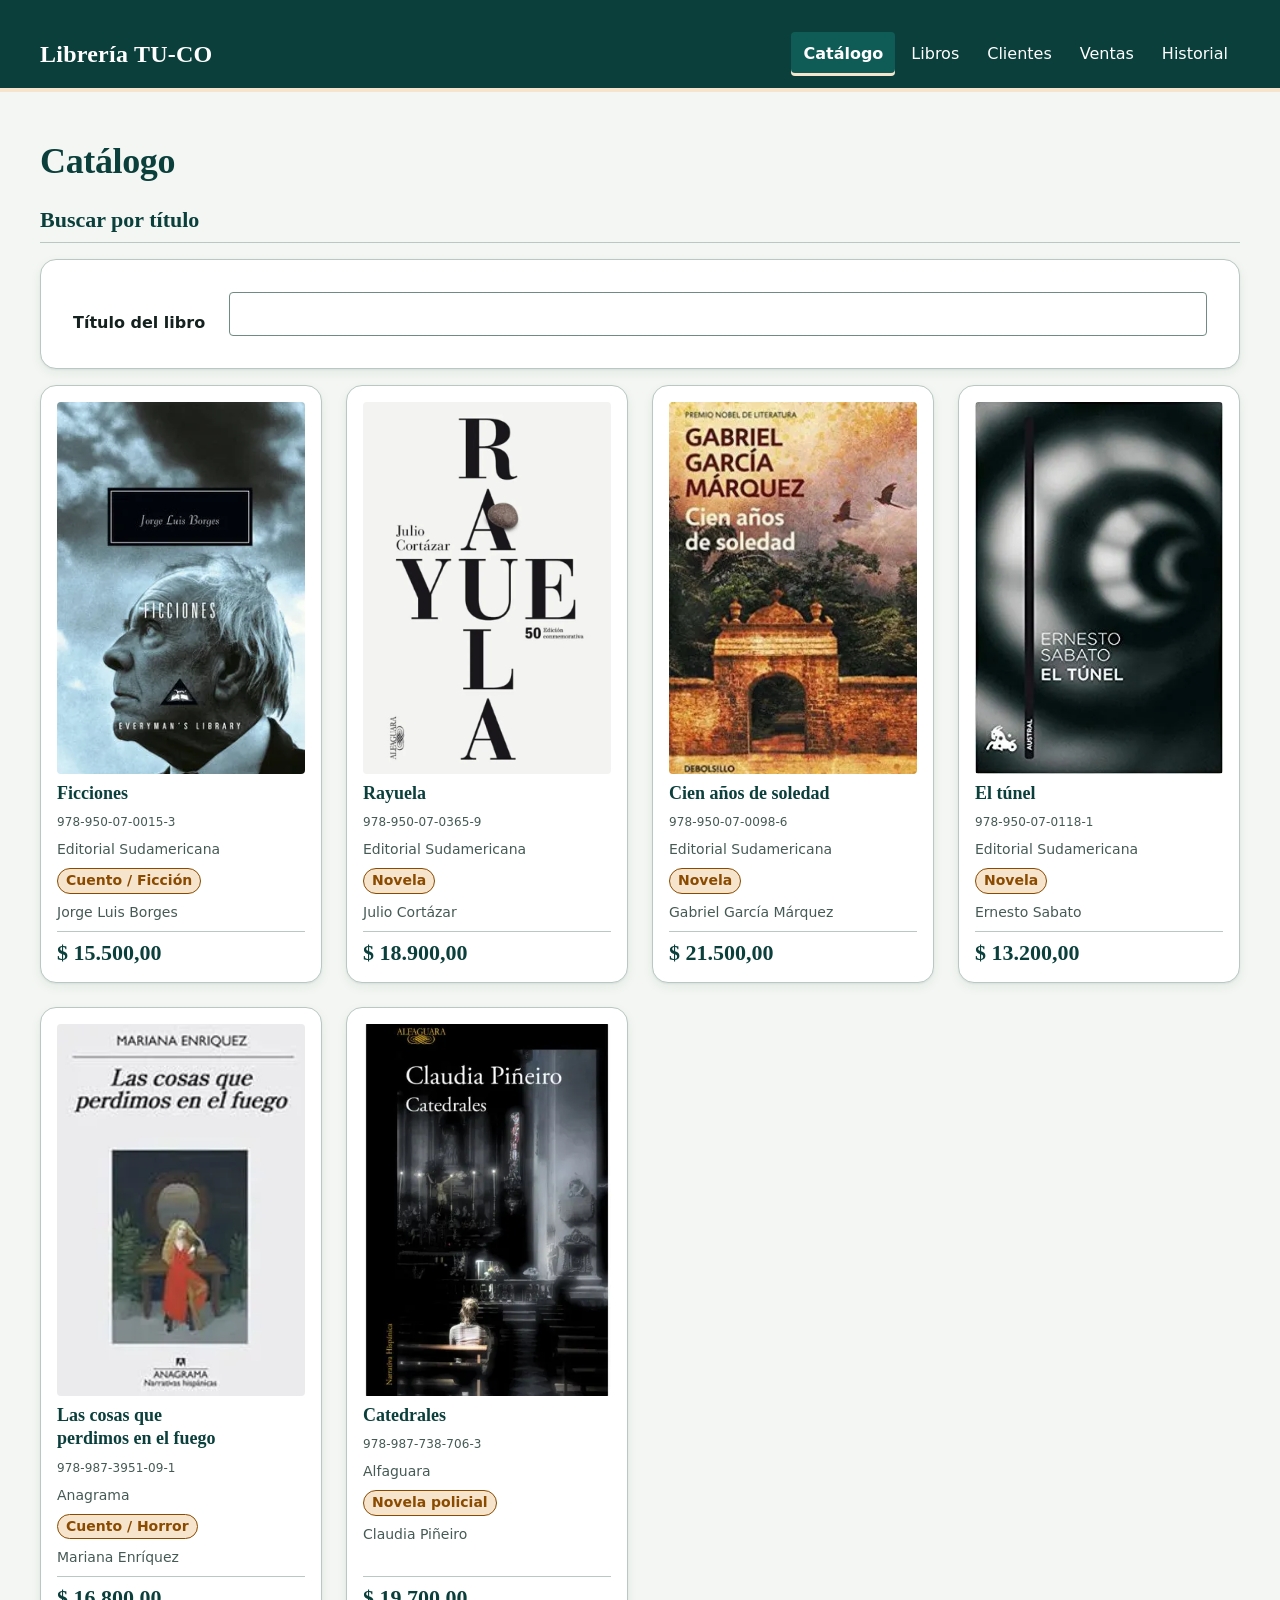
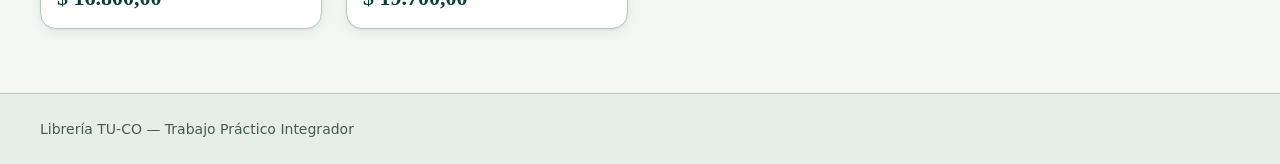
<file: index.html>
<!DOCTYPE html>
<html lang="es">
<head>
  <meta charset="UTF-8">
  <meta name="viewport" content="width=device-width, initial-scale=1.0">
  <title>Catálogo — Librería TU-CO</title>
  <link rel="stylesheet" href="css/estilos.css">
</head>
<body>
  <a href="#contenido" class="salto-contenido visualmente-oculto">Saltar al contenido</a>

  <header>
    <p class="marca">Librería TU-CO</p>

    <nav class="navegacion" aria-label="Navegación principal">
      <ul>
        <li><a href="index.html" aria-current="page">Catálogo</a></li>
        <li><a href="libros.html">Libros</a></li>
        <li><a href="clientes.html">Clientes</a></li>
        <li><a href="ventas.html">Ventas</a></li>
        <li><a href="historial.html">Historial</a></li>
      </ul>
    </nav>
  </header>

  <main id="contenido" tabindex="-1">
    <div id="tuco-mensajes" role="status" aria-live="polite" class="visualmente-oculto"></div>
    <h1>Catálogo</h1>

    <section aria-labelledby="titulo-busqueda">
      <h2 id="titulo-busqueda">Buscar por título</h2>

      <form method="get" novalidate class="formulario formulario--busqueda">
        <label for="buscador-titulo">Título del libro</label>
        <input type="search" id="buscador-titulo" name="titulo">
      </form>

      <p id="mensaje-catalogo-vacio" role="status" class="mensaje mensaje--vacio">Todavía no hay libros en el catálogo.</p>
      <p id="mensaje-sin-resultados" aria-live="polite" hidden class="mensaje mensaje--info">No se encontraron libros para el título buscado.</p>

      <div id="listado-catalogo" class="grilla-catalogo"></div>
    </section>

    <template id="plantilla-tarjeta-libro">
      <article class="tarjeta">
        <img src="assets/portadas/portada-placeholder.svg" alt="Portada no disponible" width="200" height="300">
        <h3 class="tarjeta-titulo"></h3>
        <p class="tarjeta-isbn"></p>
        <p class="tarjeta-editorial"></p>
        <p class="tarjeta-genero badge"></p>
        <p class="tarjeta-autores"></p>
        <p class="tarjeta-precio"></p>
      </article>
    </template>
  </main>

  <footer>
    <p>Librería TU-CO — Trabajo Práctico Integrador</p>
  </footer>
  <script src="js/datos-iniciales.js" defer></script>
  <script src="js/almacenamiento.js" defer></script>
  <script src="js/formato.js" defer></script>
  <script src="js/catalogo.js" defer></script>
</body>
</html>
</file>
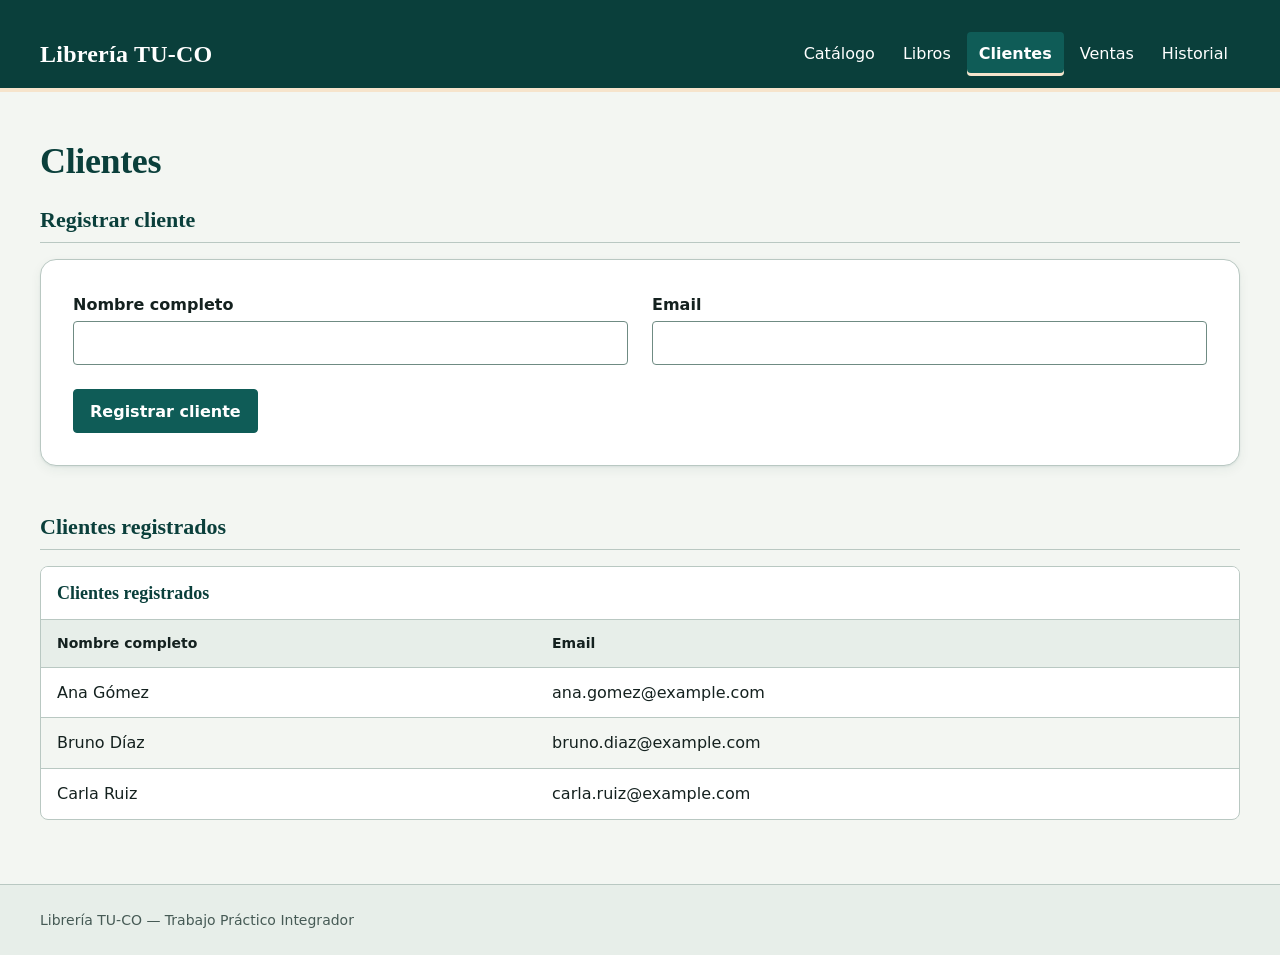
<file: clientes.html>
<!DOCTYPE html>
<html lang="es">
<head>
  <meta charset="UTF-8">
  <meta name="viewport" content="width=device-width, initial-scale=1.0">
  <title>Clientes — Librería TU-CO</title>
  <link rel="stylesheet" href="css/estilos.css">
</head>
<body>
  <a href="#contenido" class="salto-contenido visualmente-oculto">Saltar al contenido</a>

  <header>
    <p class="marca">Librería TU-CO</p>

    <nav class="navegacion" aria-label="Navegación principal">
      <ul>
        <li><a href="index.html">Catálogo</a></li>
        <li><a href="libros.html">Libros</a></li>
        <li><a href="clientes.html" aria-current="page">Clientes</a></li>
        <li><a href="ventas.html">Ventas</a></li>
        <li><a href="historial.html">Historial</a></li>
      </ul>
    </nav>
  </header>

  <main id="contenido" tabindex="-1">
    <div id="tuco-mensajes" role="status" aria-live="polite" class="visualmente-oculto"></div>
    <h1>Clientes</h1>

    <section aria-labelledby="titulo-alta-cliente">
      <h2 id="titulo-alta-cliente">Registrar cliente</h2>

      <form id="form-cliente" method="get" novalidate class="formulario">
        <p id="resumen-errores-cliente" class="mensaje mensaje--error" role="alert" hidden></p>

        <p class="campo">
          <label for="nombreCompleto">Nombre completo</label>
          <input type="text" id="nombreCompleto" name="nombreCompleto" aria-describedby="error-nombreCompleto">
        </p>
        <div id="error-nombreCompleto" class="mensaje mensaje--error" hidden></div>

        <p class="campo">
          <label for="email">Email</label>
          <input type="email" id="email" name="email" aria-describedby="error-email">
        </p>
        <div id="error-email" class="mensaje mensaje--error" hidden></div>

        <button type="submit" class="boton boton--primario">Registrar cliente</button>
      </form>

      <p id="mensaje-cliente" role="status" hidden class="mensaje"></p>
    </section>

    <section aria-labelledby="titulo-listado-clientes">
      <h2 id="titulo-listado-clientes">Clientes registrados</h2>

      <p id="mensaje-clientes-vacio" role="status" class="mensaje mensaje--vacio">Todavía no hay clientes registrados.</p>

      <div class="tabla-contenedor" role="region" tabindex="0" aria-label="Clientes registrados, tabla desplazable">
        <table id="tabla-clientes" class="tabla">
          <caption>Clientes registrados</caption>
          <thead>
            <tr>
              <th scope="col">Nombre completo</th>
              <th scope="col">Email</th>
            </tr>
          </thead>
          <tbody></tbody>
        </table>
      </div>
    </section>

    <template id="plantilla-fila-cliente">
      <tr>
        <td></td>
        <td></td>
      </tr>
    </template>
  </main>

  <footer>
    <p>Librería TU-CO — Trabajo Práctico Integrador</p>
  </footer>

  <script src="js/datos-iniciales.js" defer></script>
  <script src="js/almacenamiento.js" defer></script>
  <script src="js/validaciones.js" defer></script>
  <script src="js/clientes.js" defer></script>
</body>
</html>
</file>
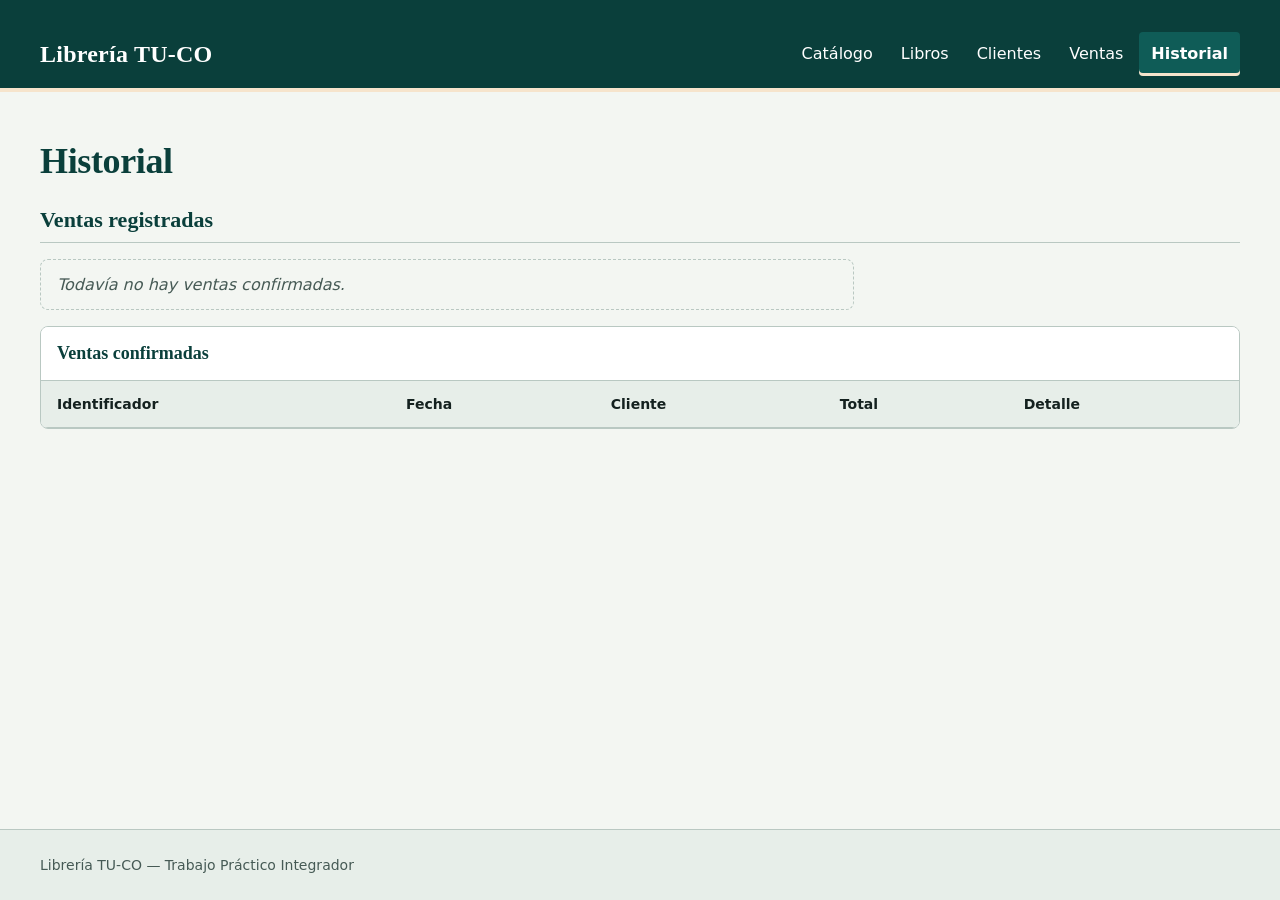
<file: historial.html>
<!DOCTYPE html>
<html lang="es">
<head>
  <meta charset="UTF-8">
  <meta name="viewport" content="width=device-width, initial-scale=1.0">
  <title>Historial — Librería TU-CO</title>
  <link rel="stylesheet" href="css/estilos.css">
</head>
<body>
  <a href="#contenido" class="salto-contenido visualmente-oculto">Saltar al contenido</a>

  <header>
    <p class="marca">Librería TU-CO</p>

    <nav class="navegacion" aria-label="Navegación principal">
      <ul>
        <li><a href="index.html">Catálogo</a></li>
        <li><a href="libros.html">Libros</a></li>
        <li><a href="clientes.html">Clientes</a></li>
        <li><a href="ventas.html">Ventas</a></li>
        <li><a href="historial.html" aria-current="page">Historial</a></li>
      </ul>
    </nav>
  </header>

  <main id="contenido" tabindex="-1">
    <div id="tuco-mensajes" role="status" aria-live="polite" class="visualmente-oculto"></div>
    <h1>Historial</h1>

    <section aria-labelledby="titulo-listado-ventas">
      <h2 id="titulo-listado-ventas">Ventas registradas</h2>

      <p id="mensaje-historial-vacio" role="status" class="mensaje mensaje--vacio">Todavía no hay ventas confirmadas.</p>

      <div class="tabla-contenedor" role="region" tabindex="0" aria-label="Ventas confirmadas, tabla desplazable">
        <table id="tabla-ventas" class="tabla tabla--ancha">
          <caption>Ventas confirmadas</caption>
          <thead>
            <tr>
              <th scope="col">Identificador</th>
              <th scope="col">Fecha</th>
              <th scope="col">Cliente</th>
              <th scope="col">Total</th>
              <th scope="col">Detalle</th>
            </tr>
          </thead>
          <tbody></tbody>
        </table>
      </div>
    </section>

    <template id="plantilla-fila-venta">
      <tr>
        <td></td>
        <td></td>
        <td></td>
        <td></td>
        <td><a href="venta-detalle.html?id=ven-N">Ver detalle<span class="visualmente-oculto"> de la venta</span></a></td>
      </tr>
    </template>
  </main>

  <footer>
    <p>Librería TU-CO — Trabajo Práctico Integrador</p>
  </footer>

  <script src="js/datos-iniciales.js" defer></script>
  <script src="js/almacenamiento.js" defer></script>
  <script src="js/formato.js" defer></script>
  <script src="js/historial.js" defer></script>
</body>
</html>
</file>
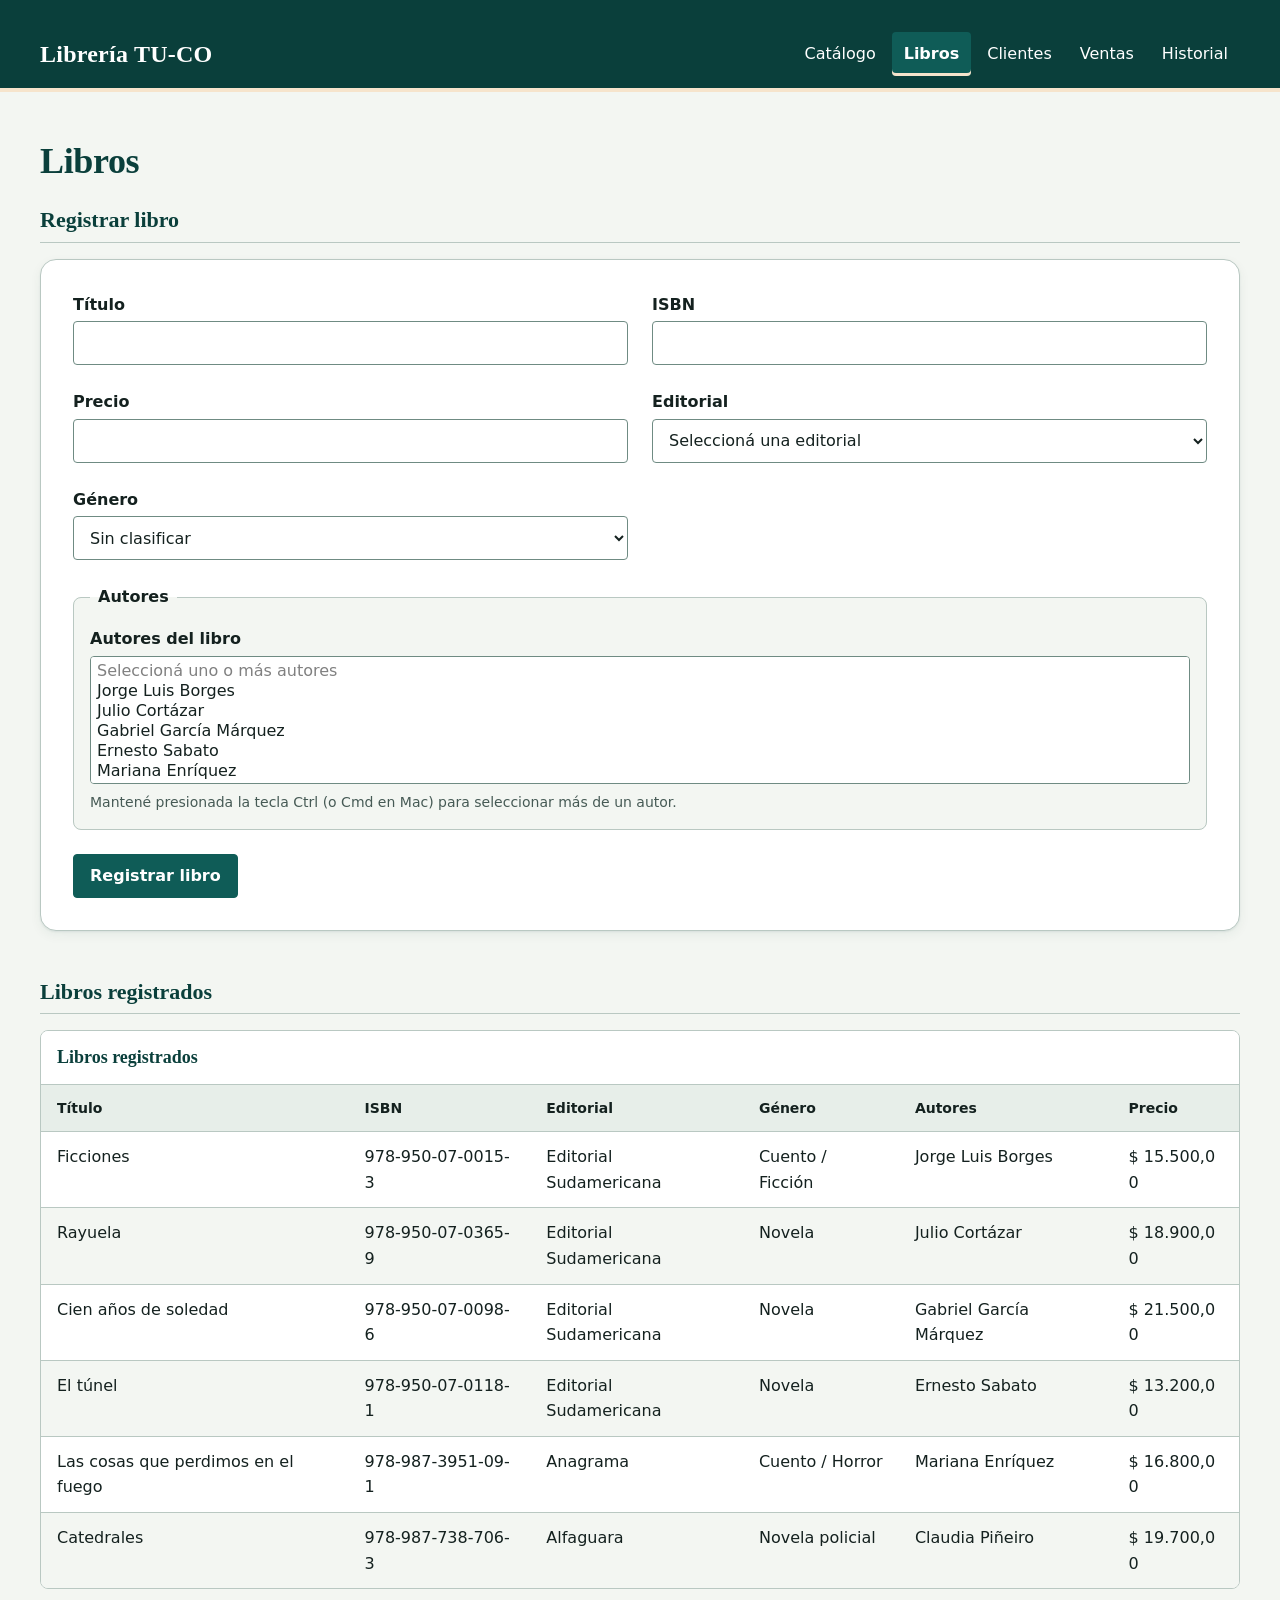
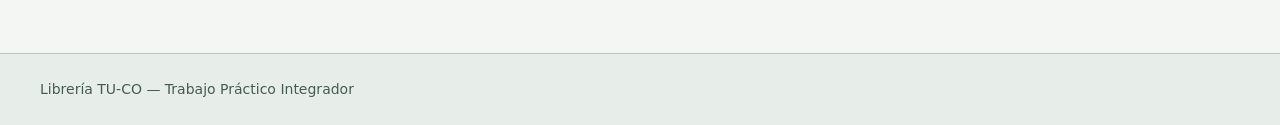
<file: libros.html>
<!DOCTYPE html>
<html lang="es">
<head>
  <meta charset="UTF-8">
  <meta name="viewport" content="width=device-width, initial-scale=1.0">
  <title>Libros — Librería TU-CO</title>
  <link rel="stylesheet" href="css/estilos.css">
</head>
<body>
  <a href="#contenido" class="salto-contenido visualmente-oculto">Saltar al contenido</a>

  <header>
    <p class="marca">Librería TU-CO</p>

    <nav class="navegacion" aria-label="Navegación principal">
      <ul>
        <li><a href="index.html">Catálogo</a></li>
        <li><a href="libros.html" aria-current="page">Libros</a></li>
        <li><a href="clientes.html">Clientes</a></li>
        <li><a href="ventas.html">Ventas</a></li>
        <li><a href="historial.html">Historial</a></li>
      </ul>
    </nav>
  </header>

  <main id="contenido" tabindex="-1">
    <div id="tuco-mensajes" role="status" aria-live="polite" class="visualmente-oculto"></div>
    <h1>Libros</h1>

    <section aria-labelledby="titulo-alta-libro">
      <h2 id="titulo-alta-libro">Registrar libro</h2>

      <form id="form-libro" method="get" novalidate class="formulario">
        <p id="resumen-errores-libro" class="mensaje mensaje--error" role="alert" hidden></p>

        <p class="campo">
          <label for="titulo">Título</label>
          <input type="text" id="titulo" name="titulo" aria-describedby="error-titulo">
        </p>
        <div id="error-titulo" class="mensaje mensaje--error" hidden></div>

        <p class="campo">
          <label for="isbn">ISBN</label>
          <input type="text" id="isbn" name="isbn" aria-describedby="error-isbn">
        </p>
        <div id="error-isbn" class="mensaje mensaje--error" hidden></div>

        <p class="campo">
          <label for="precio">Precio</label>
          <input type="number" id="precio" name="precio" aria-describedby="error-precio">
        </p>
        <div id="error-precio" class="mensaje mensaje--error" hidden></div>

        <p class="campo">
          <label for="editorialId">Editorial</label>
          <select id="editorialId" name="editorialId" aria-describedby="error-editorialId">
            <option value="" disabled selected>Seleccioná una editorial</option>
          </select>
        </p>
        <div id="error-editorialId" class="mensaje mensaje--error" hidden></div>

        <p class="campo">
          <label for="generoId">Género</label>
          <select id="generoId" name="generoId" aria-describedby="error-generoId">
            <option value="" selected>Sin clasificar</option>
          </select>
        </p>
        <div id="error-generoId" class="mensaje mensaje--error" hidden></div>

        <fieldset class="campo campo--completo">
          <legend>Autores</legend>
          <p class="campo">
            <label for="autorIds">Autores del libro</label>
            <select id="autorIds" name="autorIds" multiple aria-describedby="ayuda-autorIds error-autorIds">
              <option value="" disabled>Seleccioná uno o más autores</option>
            </select>
          </p>
          <p id="ayuda-autorIds">Mantené presionada la tecla Ctrl (o Cmd en Mac) para seleccionar más de un autor.</p>
          <div id="error-autorIds" class="mensaje mensaje--error" hidden></div>
        </fieldset>

        <button type="submit" class="boton boton--primario">Registrar libro</button>
      </form>

      <p id="mensaje-libro" role="status" hidden class="mensaje"></p>
    </section>

    <section aria-labelledby="titulo-listado-libros">
      <h2 id="titulo-listado-libros">Libros registrados</h2>

      <p id="mensaje-libros-vacio" role="status" class="mensaje mensaje--vacio">Todavía no hay libros registrados.</p>

      <div class="tabla-contenedor" role="region" tabindex="0" aria-label="Libros registrados, tabla desplazable">
        <table id="tabla-libros" class="tabla tabla--ancha">
          <caption>Libros registrados</caption>
          <thead>
            <tr>
              <th scope="col">Título</th>
              <th scope="col">ISBN</th>
              <th scope="col">Editorial</th>
              <th scope="col">Género</th>
              <th scope="col">Autores</th>
              <th scope="col">Precio</th>
            </tr>
          </thead>
          <tbody></tbody>
        </table>
      </div>
    </section>

    <template id="plantilla-fila-libro">
      <tr>
        <td></td>
        <td></td>
        <td></td>
        <td></td>
        <td></td>
        <td></td>
      </tr>
    </template>
  </main>

  <footer>
    <p>Librería TU-CO — Trabajo Práctico Integrador</p>
  </footer>

  <script src="js/datos-iniciales.js" defer></script>
  <script src="js/almacenamiento.js" defer></script>
  <script src="js/validaciones.js" defer></script>
  <script src="js/formato.js" defer></script>
  <script src="js/libros.js" defer></script>
</body>
</html>
</file>
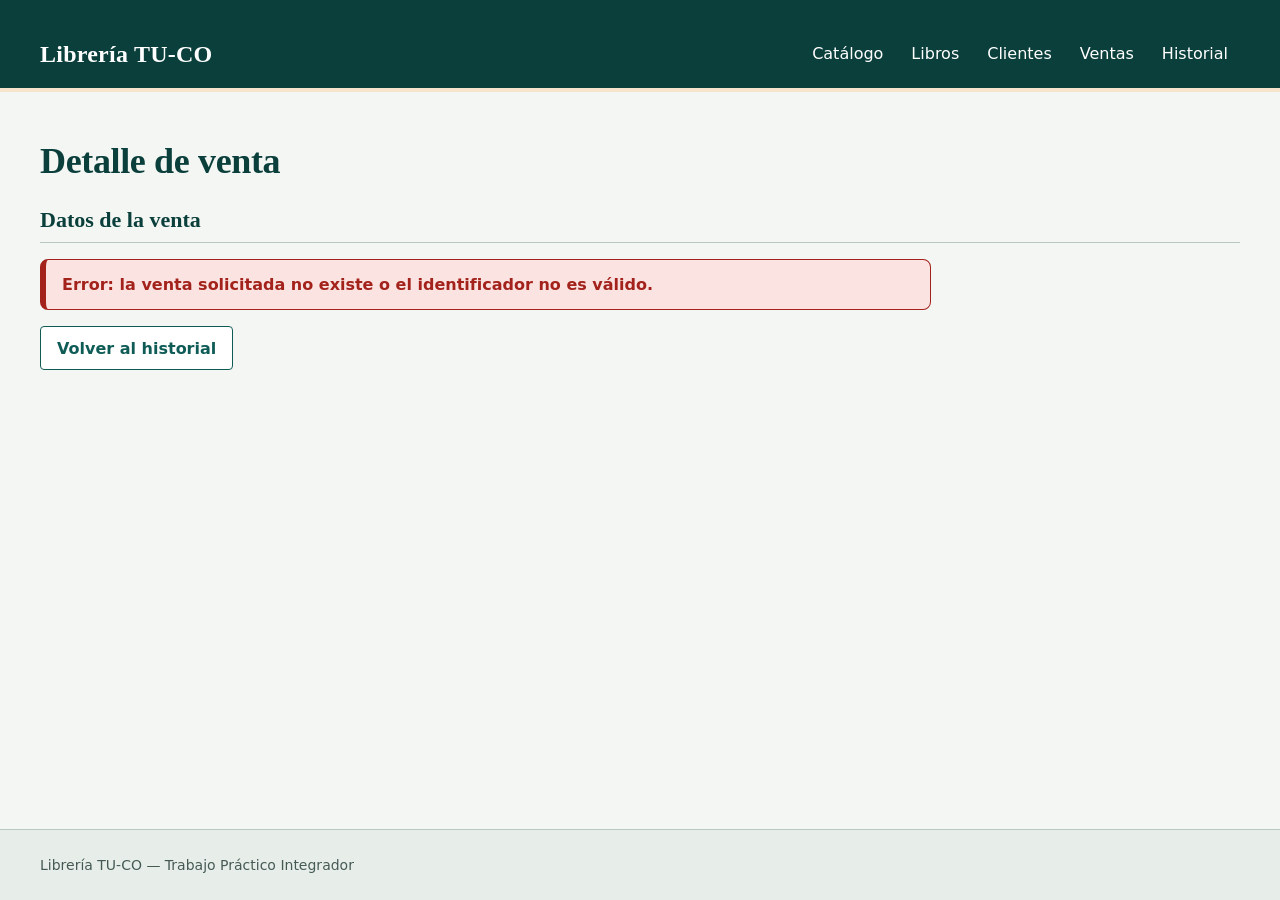
<file: venta-detalle.html>
<!DOCTYPE html>
<html lang="es">
<head>
  <meta charset="UTF-8">
  <meta name="viewport" content="width=device-width, initial-scale=1.0">
  <title>Detalle de venta — Librería TU-CO</title>
  <link rel="stylesheet" href="css/estilos.css">
</head>
<body>
  <a href="#contenido" class="salto-contenido visualmente-oculto">Saltar al contenido</a>

  <header>
    <p class="marca">Librería TU-CO</p>

    <nav class="navegacion" aria-label="Navegación principal">
      <ul>
        <li><a href="index.html">Catálogo</a></li>
        <li><a href="libros.html">Libros</a></li>
        <li><a href="clientes.html">Clientes</a></li>
        <li><a href="ventas.html">Ventas</a></li>
        <li><a href="historial.html">Historial</a></li>
      </ul>
    </nav>
  </header>

  <main id="contenido" tabindex="-1">
    <div id="tuco-mensajes" role="status" aria-live="polite" class="visualmente-oculto"></div>
    <h1>Detalle de venta</h1>

    <section aria-labelledby="titulo-detalle-venta">
      <h2 id="titulo-detalle-venta">Datos de la venta</h2>

      <div id="detalle-venta" class="tarjeta tarjeta--detalle"></div>

      <p id="mensaje-detalle" role="status" class="mensaje mensaje--error" hidden>Error: la venta solicitada no existe o el identificador no es válido.</p>
    </section>

    <p><a href="historial.html" class="boton boton--secundario">Volver al historial</a></p>
  </main>

  <footer>
    <p>Librería TU-CO — Trabajo Práctico Integrador</p>
  </footer>

  <script src="js/datos-iniciales.js" defer></script>
  <script src="js/almacenamiento.js" defer></script>
  <script src="js/formato.js" defer></script>
  <script src="js/venta-detalle.js" defer></script>
</body>
</html>
</file>
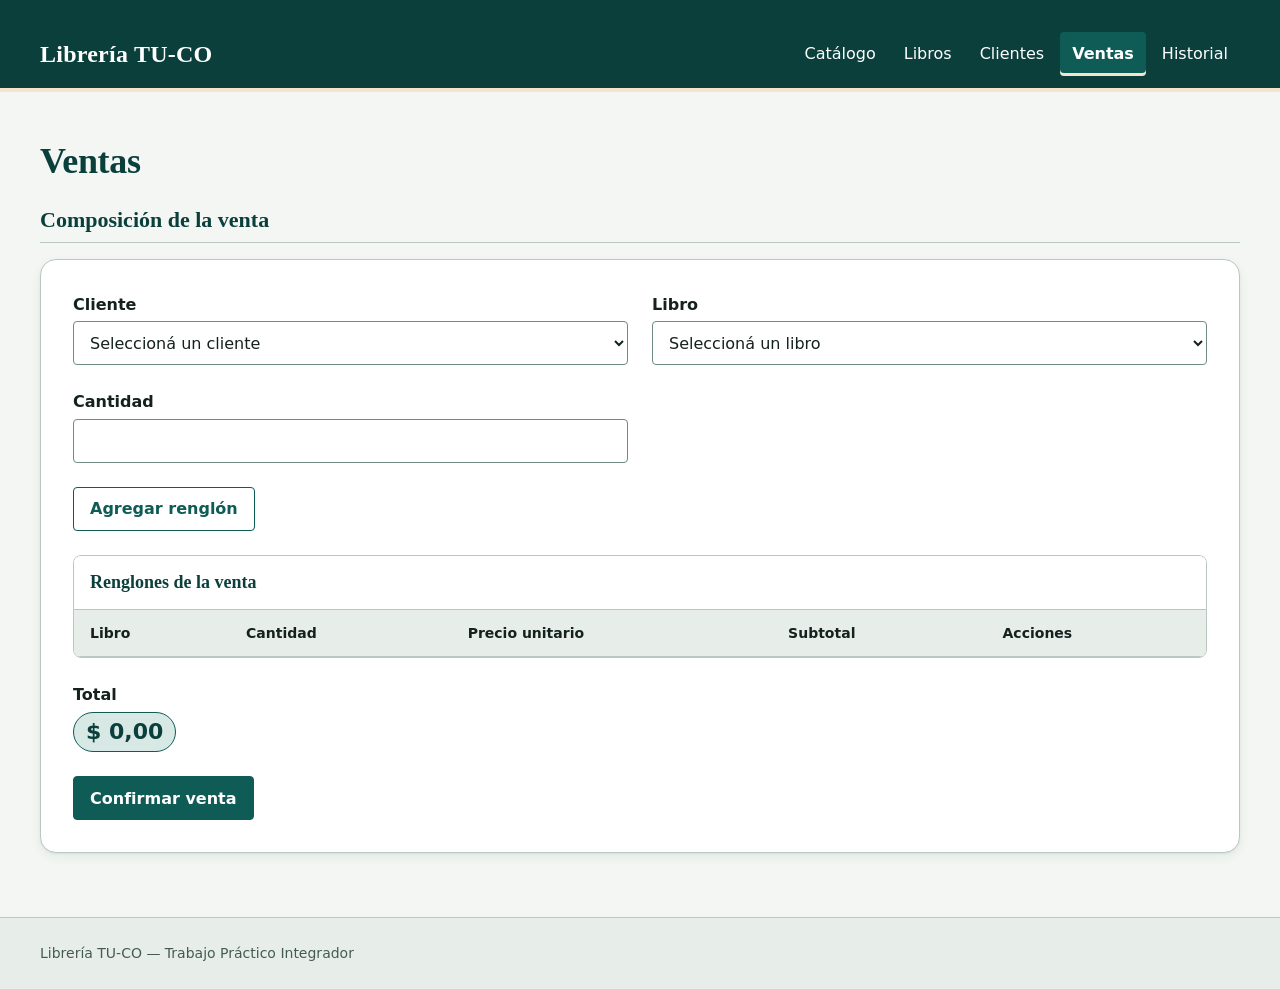
<file: ventas.html>
<!DOCTYPE html>
<html lang="es">
<head>
  <meta charset="UTF-8">
  <meta name="viewport" content="width=device-width, initial-scale=1.0">
  <title>Ventas — Librería TU-CO</title>
  <link rel="stylesheet" href="css/estilos.css">
</head>
<body>
  <a href="#contenido" class="salto-contenido visualmente-oculto">Saltar al contenido</a>

  <header>
    <p class="marca">Librería TU-CO</p>

    <nav class="navegacion" aria-label="Navegación principal">
      <ul>
        <li><a href="index.html">Catálogo</a></li>
        <li><a href="libros.html">Libros</a></li>
        <li><a href="clientes.html">Clientes</a></li>
        <li><a href="ventas.html" aria-current="page">Ventas</a></li>
        <li><a href="historial.html">Historial</a></li>
      </ul>
    </nav>
  </header>

  <main id="contenido" tabindex="-1">
    <div id="tuco-mensajes" role="status" aria-live="polite" class="visualmente-oculto"></div>
    <h1>Ventas</h1>

    <section aria-labelledby="titulo-composicion">
      <h2 id="titulo-composicion">Composición de la venta</h2>

      <form id="form-venta" method="get" novalidate class="formulario">
        <p id="resumen-errores-venta" class="mensaje mensaje--error" role="alert" hidden></p>

        <p class="campo">
          <label for="clienteId">Cliente</label>
          <select id="clienteId" name="clienteId" aria-describedby="error-clienteId">
            <option value="" disabled selected>Seleccioná un cliente</option>
          </select>
        </p>
        <div id="error-clienteId" class="mensaje mensaje--error" hidden></div>

        <p class="campo">
          <label for="libroId">Libro</label>
          <select id="libroId" name="libroId" aria-describedby="error-libroId">
            <option value="" disabled selected>Seleccioná un libro</option>
          </select>
        </p>
        <div id="error-libroId" class="mensaje mensaje--error" hidden></div>

        <p class="campo">
          <label for="cantidad">Cantidad</label>
          <input type="number" min="0" id="cantidad" name="cantidad" aria-describedby="error-cantidad">
        </p>
        <div id="error-cantidad" class="mensaje mensaje--error" hidden></div>

        <button type="submit" class="boton boton--secundario">Agregar renglón</button>

        <div class="tabla-contenedor" role="region" tabindex="0" aria-label="Renglones de la venta, tabla desplazable">
          <table id="tabla-renglones" class="tabla tabla--ancha">
            <caption>Renglones de la venta</caption>
            <thead>
              <tr>
                <th scope="col">Libro</th>
                <th scope="col">Cantidad</th>
                <th scope="col">Precio unitario</th>
                <th scope="col">Subtotal</th>
                <th scope="col">Acciones</th>
              </tr>
            </thead>
            <tbody></tbody>
          </table>
        </div>

        <p class="campo">
          <label for="total-venta">Total</label>
          <output id="total-venta" class="badge badge--total">0</output>
        </p>

        <button type="button" id="boton-confirmar" class="boton boton--primario">Confirmar venta</button>

        <p id="mensaje-venta" role="status" class="mensaje mensaje--info" hidden>Todavía no se agregaron renglones a la venta.</p>
      </form>
    </section>

    <template id="plantilla-fila-renglon">
      <tr>
        <td></td>
        <td><input type="number" class="cantidad-renglon" min="1" step="1" inputmode="numeric"></td>
        <td></td>
        <td></td>
        <td><button type="button" class="boton boton--peligro boton--pequeno" data-accion="quitar">Quitar renglón</button></td>
      </tr>
    </template>
  </main>

  <footer>
    <p>Librería TU-CO — Trabajo Práctico Integrador</p>
  </footer>

  <script src="js/datos-iniciales.js" defer></script>
  <script src="js/almacenamiento.js" defer></script>
  <script src="js/validaciones.js" defer></script>
  <script src="js/formato.js" defer></script>
  <script src="js/ventas.js" defer></script>
</body>
</html>
</file>
<file: css/estilos.css>
/* ==========================================================================
   Librería TU-CO — hoja de estilos única
   1. Tokens
   2. Base
   3. Utilidades
   4. Layout global
   5. Componentes
   6. Estados e interacción
   7. Responsive
   ========================================================================== */

/* 1. Tokens ---------------------------------------------------------------- */

:root {
  --color-fondo: #F3F6F2;
  --color-superficie: #FFFFFF;
  --color-superficie-alt: #E7EEE9;
  --color-texto: #14211F;
  --color-texto-suave: #465A55;
  --color-borde: #B9C8C2;
  --color-borde-control: #6F8B83;
  --color-primario: #0F5C57;
  --color-primario-oscuro: #0A3F3B;
  --color-primario-suave: #D8E8E4;
  --color-acento: #8A4B00;
  --color-acento-suave: #F6E4CC;
  --color-exito: #1E6B3C;
  --color-exito-suave: #DFF0E4;
  --color-error: #A3231C;
  --color-error-suave: #FBE3E1;
  --color-foco: #0B4F8A;
  --color-foco-inverso: #FFD166;

  --fuente-titulos: Georgia, "Times New Roman", serif;
  --fuente-cuerpo: "Segoe UI", system-ui, -apple-system, "Helvetica Neue", Arial, sans-serif;

  --texto-xs: 0.75rem;
  --texto-s: 0.875rem;
  --texto-m: 1rem;
  --texto-l: 1.125rem;
  --texto-xl: 1.375rem;
  --texto-2xl: 1.75rem;
  --texto-3xl: 2.25rem;
  --interlinea: 1.6;
  --ancho-lectura: 80ch;

  --espacio-1: 0.25rem;
  --espacio-2: 0.5rem;
  --espacio-3: 0.75rem;
  --espacio-4: 1rem;
  --espacio-5: 1.5rem;
  --espacio-6: 2rem;
  --espacio-7: 3rem;
  --espacio-8: 4rem;

  --ancho-contenido: 75rem;

  --radio-s: 0.25rem;
  --radio-m: 0.5rem;
  --radio-l: 1rem;
  --radio-pastilla: 999px;

  --sombra-1: 0 1px 2px rgba(10, 63, 59, 0.08), 0 4px 12px rgba(10, 63, 59, 0.06);
  --sombra-2: 0 2px 6px rgba(10, 63, 59, 0.12), 0 16px 32px rgba(10, 63, 59, 0.14);

  --foco-grosor: 3px;
  --foco-offset: 2px;
}

/* 2. Base ------------------------------------------------------------------ */

*,
*::before,
*::after {
  box-sizing: border-box;
}

html {
  -webkit-text-size-adjust: 100%;
}

body,
h1,
h2,
h3,
p,
ul,
fieldset,
legend,
figure,
blockquote {
  margin: 0;
  padding: 0;
}

ul {
  list-style: none;
}

body {
  min-height: 100vh;
  display: flex;
  flex-direction: column;
  background: var(--color-fondo);
  color: var(--color-texto);
  font-family: var(--fuente-cuerpo);
  font-size: var(--texto-m);
  line-height: var(--interlinea);
  text-align: left;
}

h1,
h2,
h3 {
  font-family: var(--fuente-titulos);
  font-weight: 700;
  line-height: 1.2;
  color: var(--color-primario-oscuro);
  text-wrap: balance;
}

h1 {
  font-size: var(--texto-2xl);
  letter-spacing: -0.01em;
}

h2 {
  font-size: var(--texto-xl);
}

h3 {
  font-size: var(--texto-l);
}

p {
  max-width: var(--ancho-lectura);
}

a {
  color: var(--color-primario);
  text-underline-offset: 2px;
}

a:hover {
  text-decoration-thickness: 2px;
}

img {
  max-width: 100%;
  height: auto;
  aspect-ratio: 2 / 3;
}

[hidden] {
  display: none !important;
}

/* 3. Utilidades ------------------------------------------------------------ */

.visualmente-oculto {
  position: absolute;
  width: 1px;
  height: 1px;
  margin: -1px;
  padding: 0;
  overflow: hidden;
  clip-path: inset(50%);
  white-space: nowrap;
  border: 0;
}

/* 4. Layout global --------------------------------------------------------- */

header,
footer {
  padding-inline: max(var(--espacio-4), calc((100% - var(--ancho-contenido)) / 2));
}

header {
  display: flex;
  flex-wrap: wrap;
  align-items: center;
  justify-content: space-between;
  column-gap: var(--espacio-5);
  row-gap: var(--espacio-2);
  background: var(--color-primario-oscuro);
  padding-block: var(--espacio-5) var(--espacio-3);
  border-bottom: 4px solid var(--color-acento-suave);
}

.marca {
  max-width: none;
  font-family: var(--fuente-titulos);
  font-size: 1.5rem;
  font-weight: 700;
  line-height: 1.2;
  letter-spacing: 0.01em;
  color: var(--color-superficie);
}

.navegacion {
  flex: 1 1 100%;
  background: var(--color-primario-oscuro);
}

.navegacion ul {
  display: flex;
  flex-wrap: wrap;
  justify-content: flex-end;
  gap: var(--espacio-1);
}

.navegacion a {
  display: inline-flex;
  align-items: center;
  min-height: 44px;
  padding: var(--espacio-1) var(--espacio-3);
  border-radius: var(--radio-s);
  color: var(--color-superficie);
  text-decoration: none;
  transition: background-color 150ms ease, color 150ms ease;
}

.navegacion a:hover {
  background: var(--color-primario);
}

main {
  flex: 1 0 auto;
  width: min(100% - 2 * var(--espacio-4), var(--ancho-contenido));
  margin-inline: auto;
  padding-block: var(--espacio-5) var(--espacio-7);
}

main > h1 {
  margin-bottom: var(--espacio-5);
}

main > section + section {
  margin-top: var(--espacio-6);
}

main > section {
  min-width: 0;
}

main h2 {
  margin-bottom: var(--espacio-4);
  padding-bottom: var(--espacio-2);
  border-bottom: 1px solid var(--color-borde);
}

footer {
  flex-shrink: 0;
  padding-block: var(--espacio-5);
  background: var(--color-superficie-alt);
  border-top: 1px solid var(--color-borde);
  color: var(--color-texto-suave);
  font-size: var(--texto-s);
}

footer p {
  max-width: none;
}

/* 5. Componentes ----------------------------------------------------------- */

/* Formularios */

.formulario {
  display: grid;
  grid-template-columns: minmax(0, 1fr);
  gap: var(--espacio-4);
  padding: var(--espacio-4);
  background: var(--color-superficie);
  border: 1px solid var(--color-borde);
  border-radius: var(--radio-l);
  box-shadow: var(--sombra-1);
}

.campo {
  display: flex;
  flex-direction: column;
  gap: var(--espacio-1);
  min-width: 0;
  max-width: none;
}

.campo--completo {
  grid-column: 1 / -1;
}

.campo label,
.formulario--busqueda label {
  font-weight: 600;
}

.campo > p:not(.campo) {
  font-size: var(--texto-s);
  line-height: 1.5;
  color: var(--color-texto-suave);
  max-width: none;
}

.campo input,
.campo select,
.campo textarea,
.formulario--busqueda input {
  width: 100%;
  min-width: 0;
  min-height: 44px;
  padding: var(--espacio-2) var(--espacio-3);
  border: 1px solid var(--color-borde-control);
  border-radius: var(--radio-s);
  background: var(--color-superficie);
  color: var(--color-texto);
  font: inherit;
  line-height: 1.4;
}

.campo input:hover,
.campo select:hover,
.campo textarea:hover,
.formulario--busqueda input:hover {
  border-color: var(--color-texto-suave);
}

.campo select[multiple] {
  min-height: 8rem;
  padding: var(--espacio-1);
}

.campo textarea {
  resize: vertical;
}

fieldset.campo {
  gap: var(--espacio-2);
  padding: var(--espacio-4);
  background: var(--color-fondo);
  border: 1px solid var(--color-borde);
  border-radius: var(--radio-m);
}

fieldset.campo legend {
  padding-inline: var(--espacio-2);
  font-weight: 600;
}

.formulario--busqueda {
  display: flex;
  flex-wrap: wrap;
  align-items: flex-end;
  gap: var(--espacio-3);
}

.formulario--busqueda label {
  flex: 0 0 auto;
}

.formulario--busqueda input {
  flex: 1 1 16rem;
  width: auto;
}

/* Botones */

.boton {
  display: inline-flex;
  align-items: center;
  justify-content: center;
  gap: var(--espacio-2);
  width: 100%;
  min-height: 44px;
  padding: var(--espacio-2) var(--espacio-4);
  border: 1px solid transparent;
  border-radius: var(--radio-s);
  font-family: inherit;
  font-size: var(--texto-m);
  font-weight: 600;
  line-height: 1.2;
  text-align: center;
  text-decoration: none;
  cursor: pointer;
  transition: background-color 150ms ease, border-color 150ms ease, color 150ms ease;
}

.boton--primario {
  background: var(--color-primario);
  border-color: var(--color-primario);
  color: var(--color-superficie);
}

.boton--primario:hover {
  background: var(--color-primario-oscuro);
  border-color: var(--color-primario-oscuro);
}

.boton--secundario {
  background: var(--color-superficie);
  border-color: var(--color-primario);
  color: var(--color-primario);
}

.boton--secundario:hover {
  background: var(--color-primario-suave);
}

.boton--peligro {
  background: var(--color-error);
  border-color: var(--color-error);
  color: var(--color-superficie);
}

.boton--peligro:hover {
  filter: brightness(0.92);
}

.boton--pequeno {
  padding: var(--espacio-1) var(--espacio-3);
  font-size: var(--texto-s);
}

/* Catálogo y tarjetas */

.grilla-catalogo {
  display: grid;
  grid-template-columns: repeat(auto-fill, minmax(min(15rem, 100%), 1fr));
  gap: var(--espacio-4);
  margin-top: var(--espacio-4);
}

.grilla-catalogo:empty {
  display: none;
}

.tarjeta {
  display: flex;
  flex-direction: column;
  gap: var(--espacio-2);
  min-width: 0;
  padding: var(--espacio-4);
  background: var(--color-superficie);
  border: 1px solid var(--color-borde);
  border-radius: var(--radio-l);
  box-shadow: var(--sombra-1);
}

.tarjeta:empty {
  display: none;
}

.tarjeta img {
  width: 100%;
  aspect-ratio: 2 / 3;
  object-fit: cover;
  border-radius: var(--radio-s);
  background: var(--color-superficie-alt);
}

.tarjeta-titulo {
  font-family: var(--fuente-titulos);
  font-size: var(--texto-l);
  line-height: 1.3;
  color: var(--color-primario-oscuro);
  overflow-wrap: anywhere;
}

.tarjeta-isbn,
.tarjeta-editorial,
.tarjeta-genero,
.tarjeta-autores {
  max-width: none;
  font-size: var(--texto-s);
  line-height: 1.5;
  color: var(--color-texto-suave);
  overflow-wrap: anywhere;
}

.tarjeta-isbn {
  font-size: var(--texto-xs);
  font-variant-numeric: tabular-nums;
  letter-spacing: 0.01em;
}

.tarjeta-precio {
  margin-top: auto;
  padding-top: var(--espacio-2);
  border-top: 1px solid var(--color-borde);
  font-family: var(--fuente-titulos);
  font-size: var(--texto-xl);
  font-weight: 700;
  line-height: 1.2;
  color: var(--color-primario-oscuro);
  font-variant-numeric: tabular-nums;
}

.tarjeta--detalle {
  max-width: 60rem;
}

/* Badges */

.badge {
  display: inline-flex;
  align-items: center;
  width: fit-content;
  max-width: 100%;
  padding: 0.125rem var(--espacio-2);
  border: 1px solid var(--color-borde);
  border-radius: var(--radio-pastilla);
  background: var(--color-superficie-alt);
  color: var(--color-texto);
  font-size: var(--texto-s);
  font-weight: 600;
  line-height: 1.4;
}

.badge--genero,
.tarjeta-genero.badge {
  border-color: var(--color-acento);
  background: var(--color-acento-suave);
  color: var(--color-acento);
}

.badge--total {
  justify-content: center;
  min-width: 4rem;
  padding: var(--espacio-1) var(--espacio-3);
  border-color: var(--color-primario);
  background: var(--color-primario-suave);
  color: var(--color-primario-oscuro);
  font-size: var(--texto-xl);
  font-weight: 700;
  font-variant-numeric: tabular-nums;
}

/* Tablas */

.tabla-contenedor {
  max-width: 100%;
  min-width: 0;
  overflow-x: auto;
  overflow-y: hidden;
  border: 1px solid var(--color-borde);
  border-radius: var(--radio-m);
  background: var(--color-superficie);
}

.tabla {
  width: 100%;
  border-collapse: collapse;
  font-size: var(--texto-m);
}

.tabla caption {
  padding: var(--espacio-3) var(--espacio-4);
  border-bottom: 1px solid var(--color-borde);
  background: var(--color-superficie);
  font-family: var(--fuente-titulos);
  font-size: var(--texto-l);
  font-weight: 700;
  text-align: left;
  color: var(--color-primario-oscuro);
}

.tabla th,
.tabla td {
  padding: var(--espacio-3) var(--espacio-4);
  border-bottom: 1px solid var(--color-borde);
  text-align: left;
  vertical-align: top;
  overflow-wrap: anywhere;
}

.tabla thead th {
  background: var(--color-superficie-alt);
  font-size: var(--texto-s);
  font-weight: 700;
  color: var(--color-texto);
  white-space: nowrap;
}

.tabla tbody tr:nth-child(even) {
  background: var(--color-fondo);
}

.tabla tbody tr:last-child th,
.tabla tbody tr:last-child td {
  border-bottom: 0;
}

.tabla--ancha {
  min-width: 44rem;
}

.tabla a {
  font-weight: 600;
  text-underline-offset: 3px;
}

/* Mensajes */

.mensaje {
  max-width: var(--ancho-lectura);
  margin-block: var(--espacio-4);
  padding: var(--espacio-3) var(--espacio-4);
  border: 1px solid var(--color-borde);
  border-radius: var(--radio-m);
  background: var(--color-superficie);
  color: var(--color-texto);
  line-height: var(--interlinea);
}

.mensaje--vacio {
  border-style: dashed;
  background: transparent;
  color: var(--color-texto-suave);
  font-style: italic;
}

.mensaje--info {
  border-left: 4px solid var(--color-primario);
  background: var(--color-primario-suave);
  color: var(--color-texto);
}

.mensaje--error {
  border: 1px solid var(--color-error);
  border-left-width: 6px;
  background: var(--color-error-suave);
  color: var(--color-error);
  font-weight: 600;
}

.mensaje--exito {
  border: 1px solid var(--color-exito);
  border-top-width: 4px;
  background: var(--color-exito-suave);
  color: var(--color-exito);
  font-weight: 600;
}

.mensaje--aviso {
  border: 1px solid var(--color-acento);
  border-left-width: 6px;
  background: var(--color-acento-suave);
  color: var(--color-acento);
  font-weight: 600;
}

.campo input[aria-invalid="true"],
.campo select[aria-invalid="true"],
.campo textarea[aria-invalid="true"],
.formulario--busqueda input[aria-invalid="true"] {
  border-width: 3px;
  border-color: var(--color-error);
}

/* 6. Estados e interacción ------------------------------------------------- */

:where(a, button, input, select, textarea, [tabindex="0"]):focus-visible {
  outline: var(--foco-grosor) solid var(--color-foco);
  outline-offset: var(--foco-offset);
}

.navegacion a:focus-visible,
.salto-contenido:focus,
.salto-contenido:focus-visible {
  outline-color: var(--color-foco-inverso);
}

main:focus-visible {
  outline: var(--foco-grosor) solid var(--color-foco);
  outline-offset: var(--foco-offset);
}

.navegacion a[aria-current="page"] {
  font-weight: 700;
  background: var(--color-primario);
  box-shadow: inset 0 -3px 0 var(--color-acento-suave);
}

.salto-contenido:focus,
.salto-contenido:focus-visible {
  position: fixed;
  top: var(--espacio-2);
  left: var(--espacio-2);
  z-index: 10;
  display: inline-flex;
  align-items: center;
  width: auto;
  min-height: 44px;
  height: auto;
  margin: 0;
  padding: var(--espacio-2) var(--espacio-4);
  overflow: visible;
  clip-path: none;
  white-space: normal;
  background: var(--color-primario-oscuro);
  border-radius: var(--radio-s);
  box-shadow: var(--sombra-2);
  color: var(--color-superficie);
  font-weight: 600;
  text-decoration: none;
  outline-offset: 0;
}

/* 7. Responsive ------------------------------------------------------------ */

@media (min-width: 48rem) {
  main {
    padding-block: var(--espacio-6) var(--espacio-8);
  }

  .formulario {
    grid-template-columns: repeat(2, minmax(0, 1fr));
    gap: var(--espacio-5);
    padding: var(--espacio-5);
  }

  .formulario > fieldset,
  .formulario > .tabla-contenedor,
  .formulario > .mensaje,
  .formulario > .boton {
    grid-column: 1 / -1;
  }

  .formulario > .boton {
    justify-self: start;
  }

  .boton {
    width: auto;
  }

  .navegacion {
    flex: 0 1 auto;
  }

  .navegacion ul {
    flex-wrap: nowrap;
  }

  .grilla-catalogo {
    gap: var(--espacio-5);
  }
}

@media (min-width: 80rem) {
  h1 {
    font-size: var(--texto-3xl);
  }

  header {
    padding-block: var(--espacio-6) var(--espacio-3);
  }

  main {
    padding-block: var(--espacio-7) var(--espacio-8);
  }

  main > section + section {
    margin-top: var(--espacio-7);
  }

  .formulario {
    padding: var(--espacio-6);
  }
}

@media (prefers-reduced-motion: reduce) {
  .boton,
  .navegacion a {
    transition-duration: 0.01ms;
  }
}
</file>
